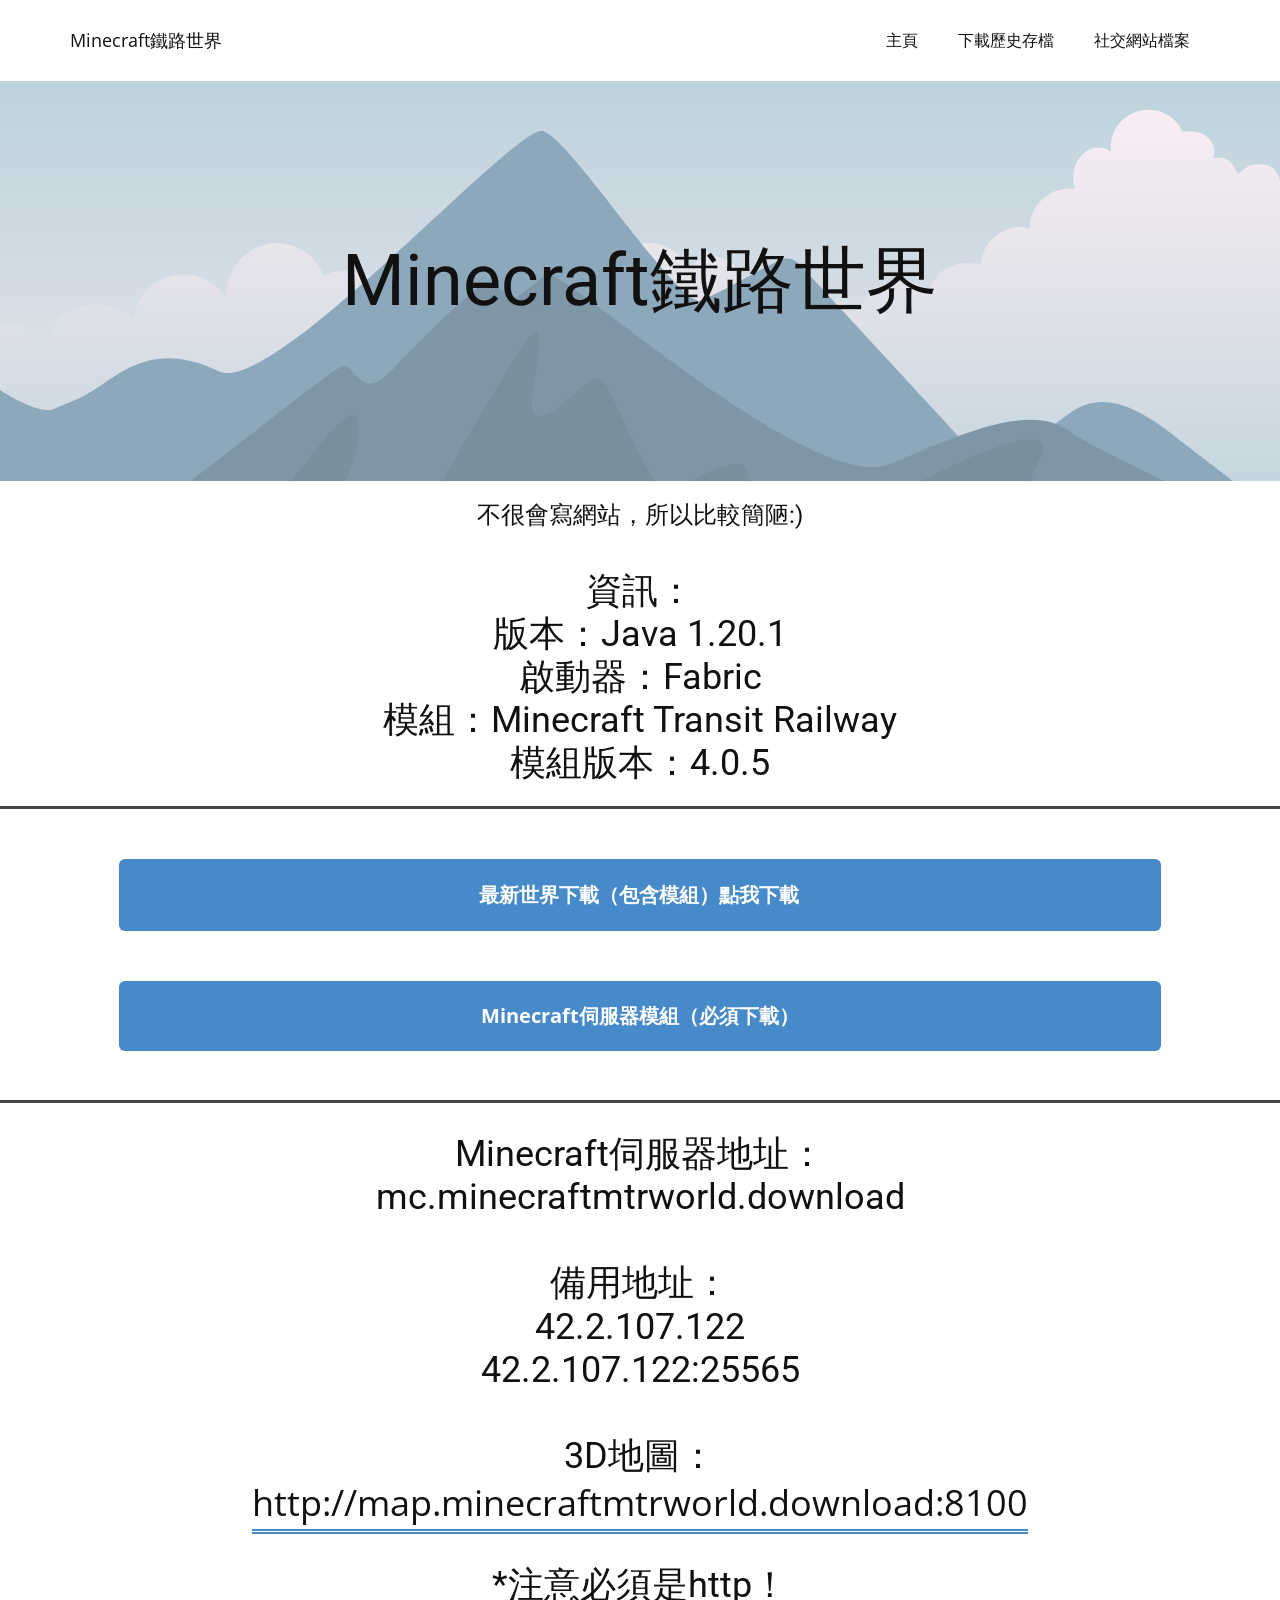
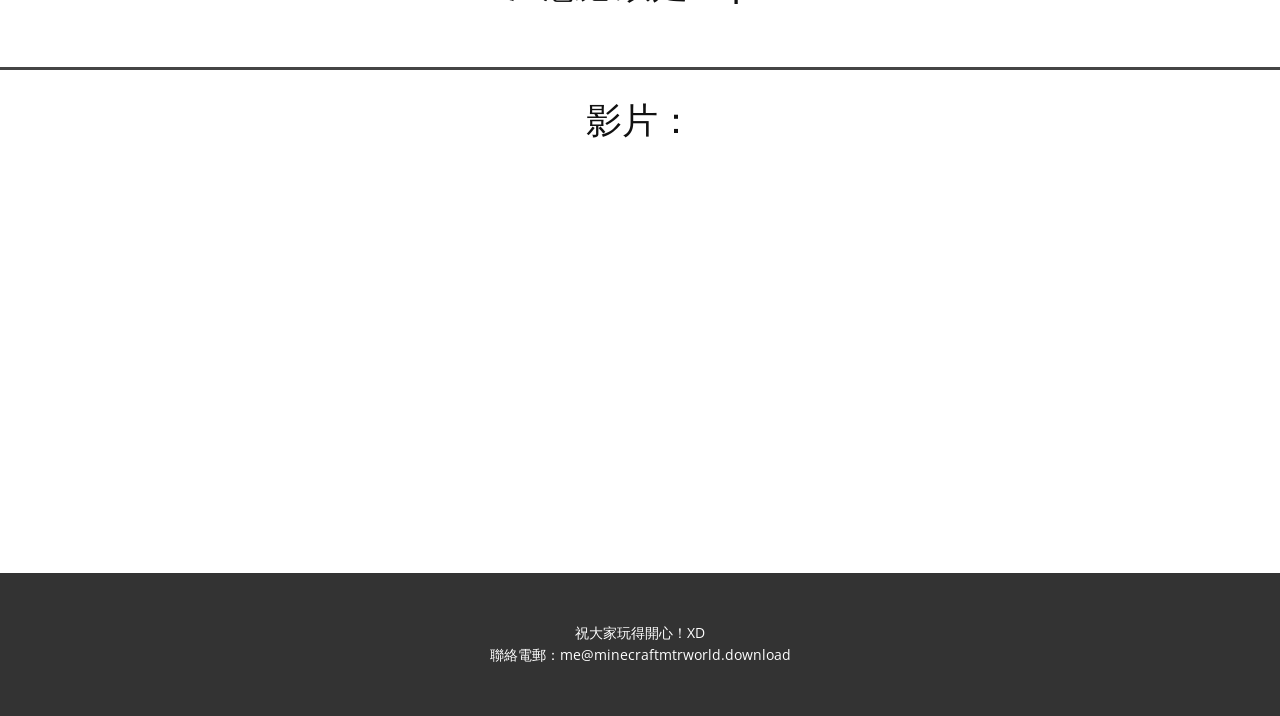
<file: index.html>
<!DOCTYPE html>
<html style="font-size: 16px;" lang="zh"><head>
    <meta name="viewport" content="width=device-width, initial-scale=1.0">
    <meta charset="utf-8">
    <meta name="keywords" content="Minecraft鐵路世界​">
    <meta name="description" content="">
    <title>Home</title>
    <link rel="stylesheet" href="nicepage.css" media="screen">
<link rel="stylesheet" href="index.css" media="screen">
    <script class="u-script" type="text/javascript" src="jquery.js" defer=""></script>
    <script class="u-script" type="text/javascript" src="nicepage.js" defer=""></script>
    <meta name="generator" content="Nicepage 8.8.2, nicepage.com">
    <link rel="icon" href="images/favicon.png">
    
    
    
    
    
    
    
    <link id="u-page-google-font" rel="stylesheet" href="https://fonts.googleapis.com/css2?display=swap&amp;family=Roboto:ital,wght@0,100;0,200;0,300;0,400;0,500;0,600;0,700;0,800;0,900;1,100;1,200;1,300;1,400;1,500;1,600;1,700;1,800;1,900&amp;family=Open+Sans:ital,wght@0,300;0,400;0,500;0,600;0,700;0,800;1,300;1,400;1,500;1,600;1,700;1,800">
    <script type="application/ld+json">{
		"@context": "http://schema.org",
		"@type": "Organization",
		"name": "Minecraft MTR World"
}</script>
    <meta name="theme-color" content="#478ac9">
    <meta property="og:title" content="Home">
    <meta property="og:description" content="">
    <meta property="og:type" content="website">
  <meta data-intl-tel-input-cdn-path="intlTelInput/"></head>
  <body data-home-page="Home.html" data-home-page-title="Home" data-path-to-root="./" data-include-products="false" class="u-body u-clearfix u-xl-mode" data-lang="zh"><header class="u-clearfix u-header u-header" id="header"><div class="u-clearfix u-sheet u-valign-middle-lg u-valign-middle-md u-valign-middle-sm u-valign-middle-xs u-sheet-1">
        <nav class="u-menu u-menu-one-level u-offcanvas u-menu-1" role="navigation" aria-label="Menu navigation">
          <div class="menu-collapse" style="font-size: 1rem; letter-spacing: 0px;">
            <a class="u-button-style u-custom-left-right-menu-spacing u-custom-padding-bottom u-custom-top-bottom-menu-spacing u-hamburger-link u-nav-link u-text-active-palette-1-base u-text-hover-palette-2-base" href="#" tabindex="-1" aria-label="Open menu" aria-controls="b5e9">
              <svg class="u-svg-link" viewBox="0 0 24 24"><use xlink:href="#menu-hamburger"></use></svg>
              <svg class="u-svg-content" version="1.1" id="menu-hamburger" viewBox="0 0 16 16" x="0px" y="0px" xmlns:xlink="http://www.w3.org/1999/xlink" xmlns="http://www.w3.org/2000/svg"><g><rect y="1" width="16" height="2"></rect><rect y="7" width="16" height="2"></rect><rect y="13" width="16" height="2"></rect>
</g></svg>
            </a>
          </div>
          <div class="u-custom-menu u-nav-container">
            <ul class="u-nav u-unstyled u-nav-1" role="menubar"><li role="none" class="u-nav-item"><a role="menuitem" class="u-button-style u-nav-link u-text-active-palette-1-base u-text-hover-palette-2-base u-nav-link-2" href="./">主頁</a>
</li><li role="none" class="u-nav-item"><a role="menuitem" class="u-button-style u-nav-link u-text-active-palette-1-base u-text-hover-palette-2-base u-nav-link-2" href="History.html">下載歷史存檔</a>
</li><li role="none" class="u-nav-item"><a role="menuitem" class="u-button-style u-nav-link u-text-active-palette-1-base u-text-hover-palette-2-base u-nav-link-2" href="Social.html">社交網站檔案</a>
</li></ul>
          </div>
          <div class="u-custom-menu u-nav-container-collapse" id="b5e9" role="region" aria-label="Menu panel">
            <div class="u-black u-container-style u-inner-container-layout u-opacity u-opacity-95 u-sidenav">
              <div class="u-inner-container-layout u-sidenav-overflow">
                <div class="u-menu-close" tabindex="-1" aria-label="Close menu"></div>
                <ul class="u-align-center u-nav u-popupmenu-items u-unstyled u-nav-2" role="menubar"><li role="none" class="u-nav-item"><a role="menuitem" class="u-button-style u-nav-link" href="./">主頁</a>
</li><li role="none" class="u-nav-item"><a role="menuitem" class="u-button-style u-nav-link" href="History.html">下載歷史存檔</a>
</li><li role="none" class="u-nav-item"><a role="menuitem" class="u-button-style u-nav-link" href="Social.html">社交網站檔案</a>
</li></ul>
              </div>
            </div>
            <div class="u-black u-menu-overlay u-opacity u-opacity-70"></div>
          </div>
        </nav>
        <p class="u-text u-text-default u-text-1">Minecraft鐵路世界 </p>
      </div></header>
    <section class="u-clearfix u-container-align-center u-image u-section-1" id="block-1" data-image-width="400" data-image-height="265">
      <div class="u-clearfix u-sheet u-sheet-1">
        <h1 class="u-align-center u-text u-text-default u-text-1">Minecraft鐵路世界 </h1>
      </div>
    </section>
    <section class="u-clearfix u-section-2" id="block-2">
      <div class="u-clearfix u-sheet u-valign-middle-xl u-sheet-1">
        <h4 class="u-align-center u-text u-text-1"> 不很會寫網站，所以比較簡陋:)</h4>
        <h3 class="u-align-center u-text u-text-default-lg u-text-default-md u-text-default-sm u-text-default-xl u-text-2"> 資訊：<br>版本：Java 1.20.1<br>啟動器：Fabric<br>模組：Minecraft Transit Railway<br>模組版本：4.0.5
        </h3>
      </div>
    </section>
    <section class="u-clearfix u-section-3" id="block-3">
      <div class="u-border-3 u-border-grey-dark-1 u-expanded-width u-shape u-shape-bottom u-shape-left u-shape-line u-shape-right u-shape-1"></div>
      <a href="https://github.com/Alvin201207/Minecraft-MTR-World/releases/download/v1.1/MTR.zip" class="u-btn u-btn-round u-button-style u-hover-palette-1-light-1 u-palette-1-base u-radius u-btn-1" target="_blank">最新世界下載（包含模組）點我下載</a>
      <a href="https://github.com/Alvin201207/Minecraft-MTR-World/releases/download/MTR-Server-mods/mods.zip" class="u-btn u-btn-round u-button-style u-hover-palette-1-light-1 u-palette-1-base u-radius u-btn-2" target="_blank">Minecraft伺服器模組（必須下載）</a>
    </section>
    <section class="u-clearfix u-section-4" id="block-4">
      <div class="u-border-3 u-border-grey-dark-1 u-expanded-width u-shape u-shape-bottom u-shape-left u-shape-line u-shape-right u-shape-1"></div>
      <h3 class="u-align-center u-text u-text-default-lg u-text-default-md u-text-default-sm u-text-default-xl u-text-1">Minecraft伺服器地址：<br>mc.minecraftmtrworld.download<br>
        <br>備用地址：<br>42.2.107.122⁠<br>42.2.107.122:25565<br>
        <br>3D地圖： 
      </h3>
      <a href="http://map.minecraftmtrworld.download:8100" class="u-active-none u-border-5 u-border-active-palette-2-dark-1 u-border-hover-black u-border-no-left u-border-no-right u-border-no-top u-border-palette-1-base u-btn u-button-style u-hover-none u-none u-text-body-color u-btn-1" target="_blank"> http://map.minecraftmtrworld.download:8100</a>
      <h3 class="u-align-center u-text u-text-default u-text-2"> *注意必須是http！</h3>
    </section>
    <section class="u-clearfix u-section-5" id="block-5">
      <div class="u-border-3 u-border-grey-dark-1 u-expanded-width u-shape u-shape-bottom u-shape-left u-shape-line u-shape-right u-shape-1"></div>
      <h3 class="u-align-center u-text u-text-default u-text-1">影片： </h3>
      <div class="custom-expanded u-shading u-video u-video-contain u-video-1">
        <div class="embed-responsive embed-responsive-1">
          <iframe style="position: absolute;top: 0;left: 0;width: 100%;height: 100%;" class="embed-responsive-item" src="https://www.youtube.com/embed/kHWQmbVrFLY?mute=0&amp;showinfo=0&amp;controls=0&amp;start=0" frameborder="0" allowfullscreen=""></iframe>
        </div>
      </div>
    </section>
    
    
    
    <footer class="u-align-center u-clearfix u-container-align-center u-footer u-grey-80 u-footer" id="footer"><div class="u-clearfix u-sheet u-sheet-1">
        <p class="u-small-text u-text u-text-variant u-text-1">祝大家玩得開心！XD<br>聯絡電郵：me@minecraftmtrworld.download 
        </p>
  
</body></html>
</file>
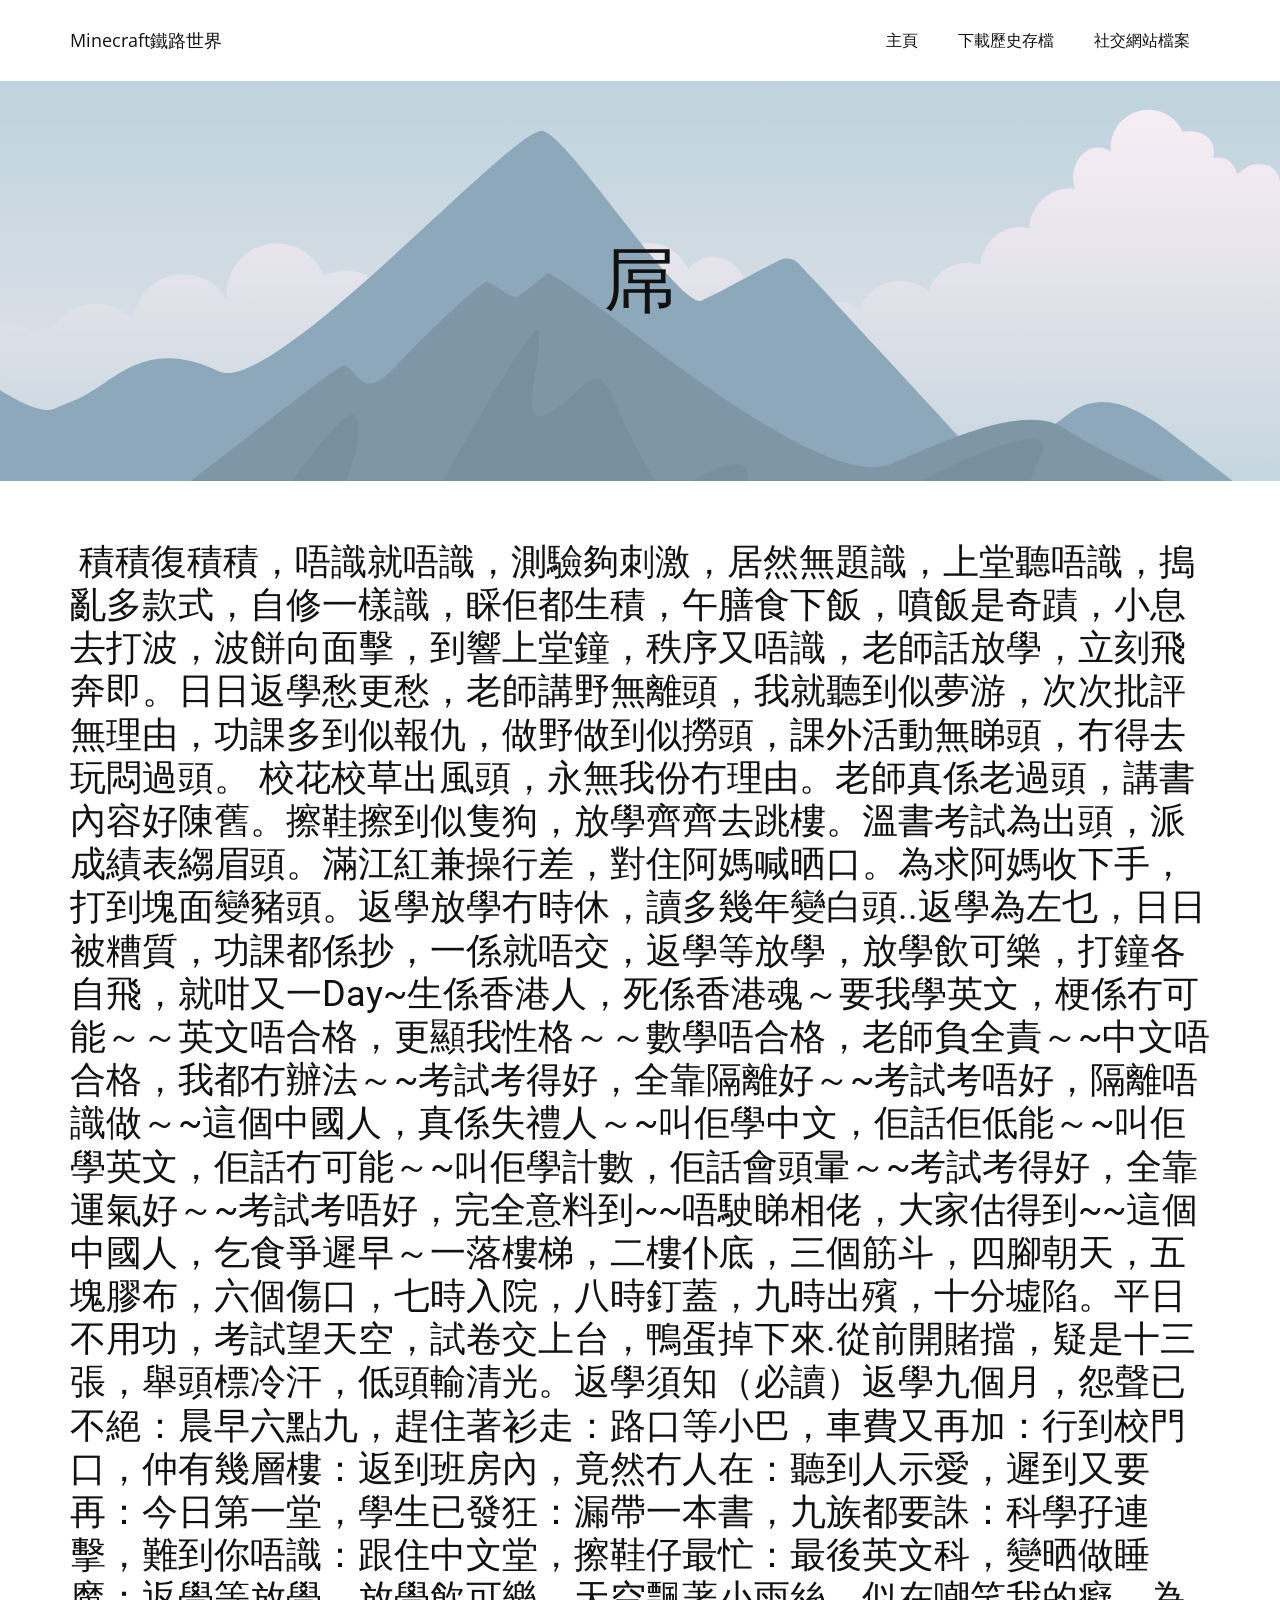
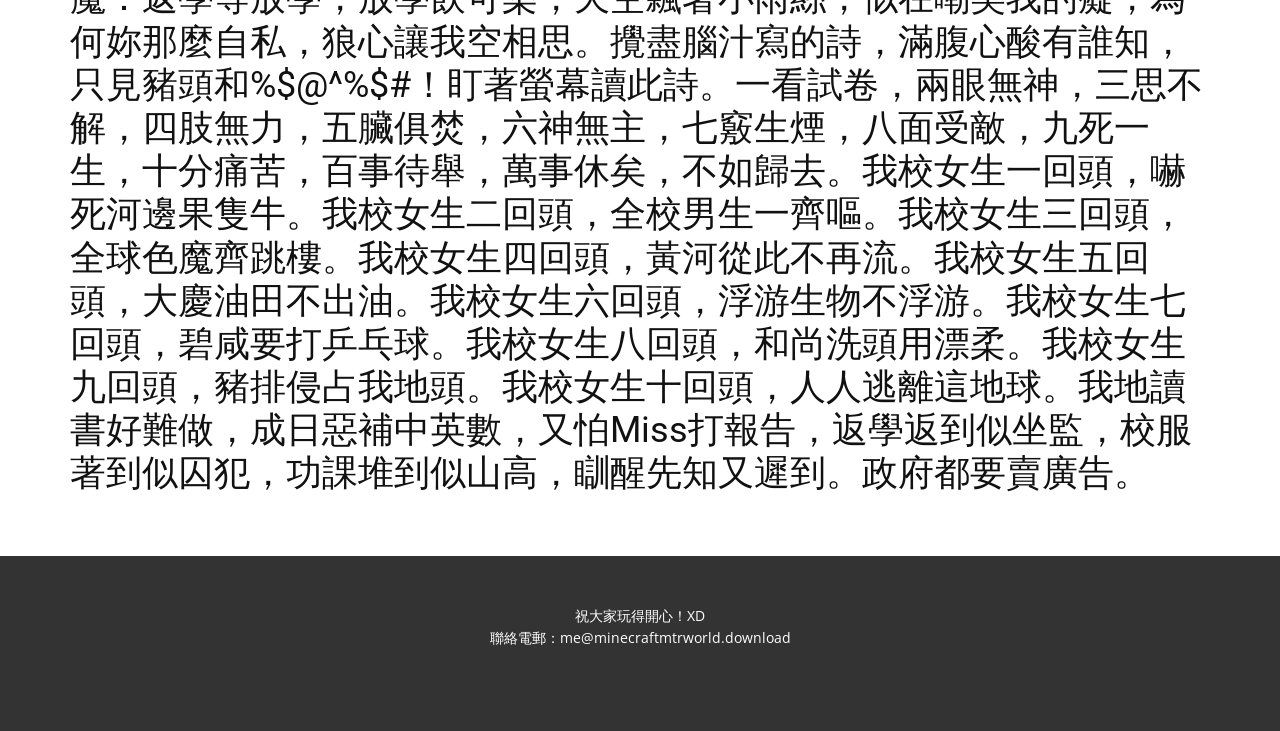
<file: diu.html>
<!DOCTYPE html>
<html style="font-size: 16px;" lang="zh"><head>
    <meta name="viewport" content="width=device-width, initial-scale=1.0">
    <meta charset="utf-8">
    <meta name="keywords" content="">
    <meta name="description" content="">
    <title>diu</title>
    <link rel="stylesheet" href="nicepage.css" media="screen">
<link rel="stylesheet" href="diu.css" media="screen">
    <script class="u-script" type="text/javascript" src="jquery.js" defer=""></script>
    <script class="u-script" type="text/javascript" src="nicepage.js" defer=""></script>
    <meta name="generator" content="Nicepage 8.8.2, nicepage.com">
    <link rel="icon" href="images/favicon.png">
    
    
    
    
    <link id="u-page-google-font" rel="stylesheet" href="https://fonts.googleapis.com/css2?display=swap&amp;family=Roboto:ital,wght@0,100;0,200;0,300;0,400;0,500;0,600;0,700;0,800;0,900;1,100;1,200;1,300;1,400;1,500;1,600;1,700;1,800;1,900&amp;family=Open+Sans:ital,wght@0,300;0,400;0,500;0,600;0,700;0,800;1,300;1,400;1,500;1,600;1,700;1,800">
    <script type="application/ld+json">{
		"@context": "http://schema.org",
		"@type": "Organization",
		"name": "Minecraft MTR World"
}</script>
    <meta name="theme-color" content="#478ac9">
    <meta property="og:title" content="diu">
    <meta property="og:description" content="">
    <meta property="og:type" content="website">
  <meta data-intl-tel-input-cdn-path="intlTelInput/"></head>
  <body data-path-to-root="./" data-include-products="false" class="u-body u-clearfix u-xl-mode" data-lang="zh"><header class="u-clearfix u-header u-header" id="header"><div class="u-clearfix u-sheet u-valign-middle-lg u-valign-middle-md u-valign-middle-sm u-valign-middle-xs u-sheet-1">
        <nav class="u-menu u-menu-one-level u-offcanvas u-menu-1" role="navigation" aria-label="Menu navigation">
          <div class="menu-collapse" style="font-size: 1rem; letter-spacing: 0px;">
            <a class="u-button-style u-custom-left-right-menu-spacing u-custom-padding-bottom u-custom-top-bottom-menu-spacing u-hamburger-link u-nav-link u-text-active-palette-1-base u-text-hover-palette-2-base" href="#" tabindex="-1" aria-label="Open menu" aria-controls="b5e9">
              <svg class="u-svg-link" viewBox="0 0 24 24"><use xlink:href="#menu-hamburger"></use></svg>
              <svg class="u-svg-content" version="1.1" id="menu-hamburger" viewBox="0 0 16 16" x="0px" y="0px" xmlns:xlink="http://www.w3.org/1999/xlink" xmlns="http://www.w3.org/2000/svg"><g><rect y="1" width="16" height="2"></rect><rect y="7" width="16" height="2"></rect><rect y="13" width="16" height="2"></rect>
</g></svg>
            </a>
          </div>
          <div class="u-custom-menu u-nav-container">
            <ul class="u-nav u-unstyled u-nav-1" role="menubar"><li role="none" class="u-nav-item"><a role="menuitem" class="u-button-style u-nav-link u-text-active-palette-1-base u-text-hover-palette-2-base u-nav-link-2" href="./">主頁</a>
</li><li role="none" class="u-nav-item"><a role="menuitem" class="u-button-style u-nav-link u-text-active-palette-1-base u-text-hover-palette-2-base u-nav-link-2" href="History.html">下載歷史存檔</a>
</li><li role="none" class="u-nav-item"><a role="menuitem" class="u-button-style u-nav-link u-text-active-palette-1-base u-text-hover-palette-2-base u-nav-link-2" href="Social.html">社交網站檔案</a>
</li></ul>
          </div>
          <div class="u-custom-menu u-nav-container-collapse" id="b5e9" role="region" aria-label="Menu panel">
            <div class="u-black u-container-style u-inner-container-layout u-opacity u-opacity-95 u-sidenav">
              <div class="u-inner-container-layout u-sidenav-overflow">
                <div class="u-menu-close" tabindex="-1" aria-label="Close menu"></div>
                <ul class="u-align-center u-nav u-popupmenu-items u-unstyled u-nav-2" role="menubar"><li role="none" class="u-nav-item"><a role="menuitem" class="u-button-style u-nav-link" href="./">主頁</a>
</li><li role="none" class="u-nav-item"><a role="menuitem" class="u-button-style u-nav-link" href="History.html">下載歷史存檔</a>
</li><li role="none" class="u-nav-item"><a role="menuitem" class="u-button-style u-nav-link" href="Social.html">社交網站檔案</a>
</li></ul>
              </div>
            </div>
            <div class="u-black u-menu-overlay u-opacity u-opacity-70"></div>
          </div>
        </nav>
        <p class="u-text u-text-default u-text-1">Minecraft鐵路世界 </p>
      </div></header>
    <section class="u-clearfix u-container-align-center u-image u-section-1" data-image-width="400" data-image-height="265" id="block-6">
      <div class="u-clearfix u-sheet u-sheet-1">
        <h1 class="u-align-center u-text u-text-default u-text-1">屌 </h1>
      </div>
    </section>
    <section class="u-clearfix u-section-2" id="block-5">
      <div class="u-clearfix u-sheet u-valign-middle-xl u-sheet-1">
        <h3 class="u-text u-text-default u-text-1">&nbsp;積積復積積，唔識就唔識，測驗夠刺激，居然無題識，上堂聽唔識，搗亂多款式，自修一樣識，睬佢都生積，午膳食下飯，噴飯是奇蹟，小息去打波，波餅向面擊，到響上堂鐘，秩序又唔識，老師話放學，立刻飛奔即。日日返學愁更愁，老師講野無離頭，我就聽到似夢游，次次批評無理由，功課多到似報仇，做野做到似撈頭，課外活動無睇頭，冇得去玩悶過頭。
校花校草出風頭，永無我份冇理由。老師真係老過頭，講書內容好陳舊。擦鞋擦到似隻狗，放學齊齊去跳樓。溫書考試為出頭，派成績表縐眉頭。滿江紅兼操行差，對住阿媽喊晒口。為求阿媽收下手，打到塊面變豬頭。返學放學冇時休，讀多幾年變白頭..返學為左乜，日日被糟質，功課都係抄，一係就唔交，返學等放學，放學飲可樂，打鐘各自飛，就咁又一Day~生係香港人，死係香港魂～要我學英文，梗係冇可能～～英文唔合格，更顯我性格～～數學唔合格，老師負全責～~中文唔合格，我都冇辦法～~考試考得好，全靠隔離好～~考試考唔好，隔離唔識做～~這個中國人，真係失禮人～~叫佢學中文，佢話佢低能～~叫佢學英文，佢話冇可能～~叫佢學計數，佢話會頭暈～~考試考得好，全靠運氣好～~考試考唔好，完全意料到~~唔駛睇相佬，大家估得到~~這個中國人，乞食爭遲早～一落樓梯，二樓仆底，三個筋斗，四腳朝天，五塊膠布，六個傷口，七時入院，八時釘蓋，九時出殯，十分墟陷。平日不用功，考試望天空，試卷交上台，鴨蛋掉下來.從前開賭擋，疑是十三張，舉頭標冷汗，低頭輸清光。返學須知（必讀）返學九個月，怨聲已不絕：晨早六點九，趕住著衫走：路口等小巴，車費又再加：行到校門口，仲有幾層樓：返到班房內，竟然冇人在：聽到人示愛，遲到又要再：今日第一堂，學生已發狂：漏帶一本書，九族都要誅：科學孖連擊，難到你唔識：跟住中文堂，擦鞋仔最忙：最後英文科，變晒做睡魔：返學等放學，放學飲可樂，天空飄著小雨絲，似在嘲笑我的癡，為何妳那麼自私，狼心讓我空相思。攪盡腦汁寫的詩，滿腹心酸有誰知，只見豬頭和%$@^%$#！盯著螢幕讀此詩。一看試卷，兩眼無神，三思不解，四肢無力，五臟俱焚，六神無主，七竅生煙，八面受敵，九死一生，十分痛苦，百事待舉，萬事休矣，不如歸去。我校女生一回頭，嚇死河邊果隻牛。我校女生二回頭，全校男生一齊嘔。我校女生三回頭，全球色魔齊跳樓。我校女生四回頭，黃河從此不再流。我校女生五回頭，大慶油田不出油。我校女生六回頭，浮游生物不浮游。我校女生七回頭，碧咸要打乒乓球。我校女生八回頭，和尚洗頭用漂柔。我校女生九回頭，豬排侵占我地頭。我校女生十回頭，人人逃離這地球。我地讀書好難做，成日惡補中英數，又怕Miss打報告，返學返到似坐監，校服著到似囚犯，功課堆到似山高，瞓醒先知又遲到。政府都要賣廣告。 </h3>
      </div>
    </section>
    
    
    
    <footer class="u-align-center u-clearfix u-container-align-center u-footer u-grey-80 u-footer" id="footer"><div class="u-clearfix u-sheet u-sheet-1">
        <p class="u-small-text u-text u-text-variant u-text-1">祝大家玩得開心！XD<br>聯絡電郵：me@minecraftmtrworld.download 
        </p>
      </div></footer>
    <section class="u-backlink u-clearfix u-grey-80"></section>
  
</body></html>
</file>
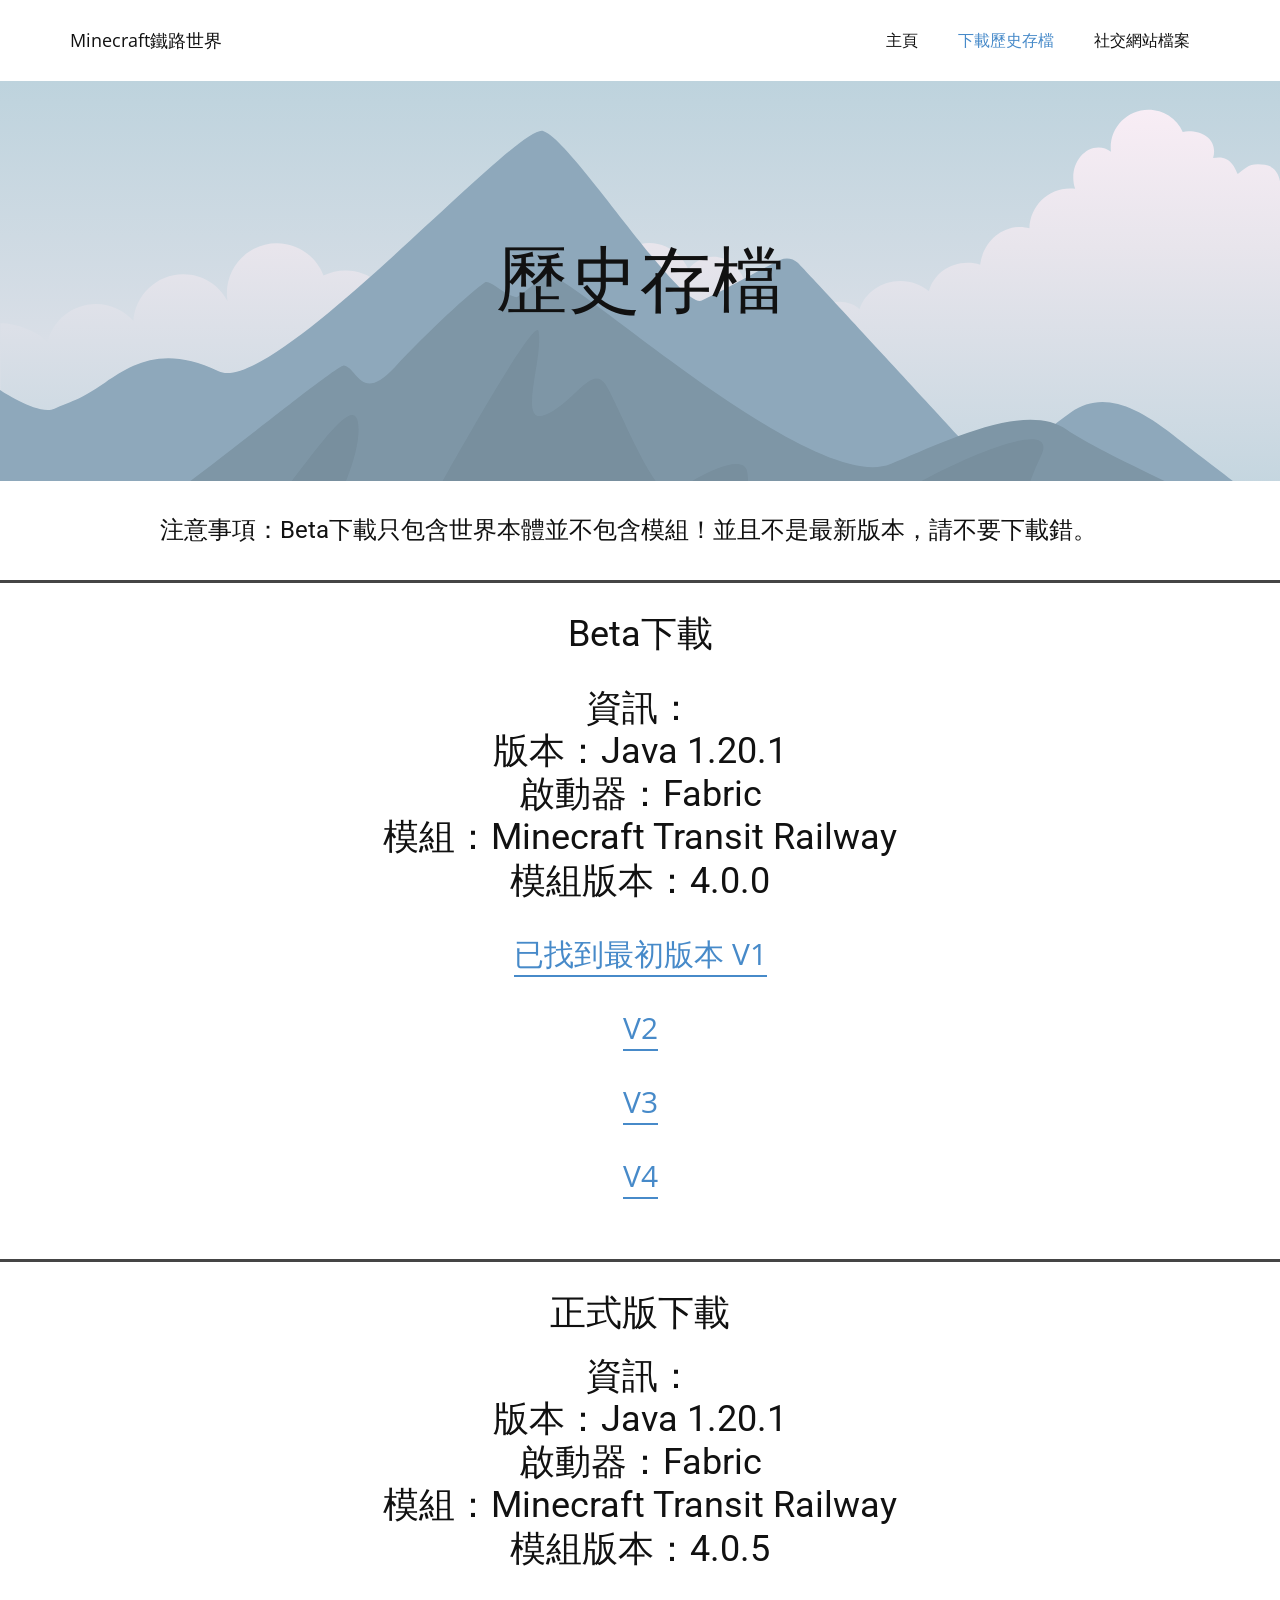
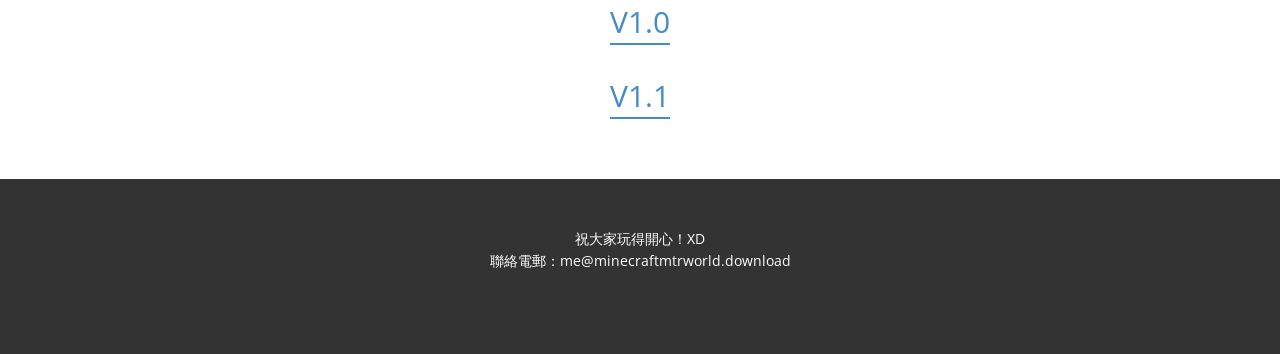
<file: History.html>
<!DOCTYPE html>
<html style="font-size: 16px;" lang="zh"><head>
    <meta name="viewport" content="width=device-width, initial-scale=1.0">
    <meta charset="utf-8">
    <meta name="keywords" content="歷史存檔​">
    <meta name="description" content="">
    <title>History</title>
    <link rel="stylesheet" href="nicepage.css" media="screen">
<link rel="stylesheet" href="History.css" media="screen">
    <script class="u-script" type="text/javascript" src="jquery.js" defer=""></script>
    <script class="u-script" type="text/javascript" src="nicepage.js" defer=""></script>
    <meta name="generator" content="Nicepage 8.8.2, nicepage.com">
    <link rel="icon" href="images/favicon.png">
    
    
    
    
    
    
    <link id="u-page-google-font" rel="stylesheet" href="https://fonts.googleapis.com/css2?display=swap&amp;family=Roboto:ital,wght@0,100;0,200;0,300;0,400;0,500;0,600;0,700;0,800;0,900;1,100;1,200;1,300;1,400;1,500;1,600;1,700;1,800;1,900&amp;family=Open+Sans:ital,wght@0,300;0,400;0,500;0,600;0,700;0,800;1,300;1,400;1,500;1,600;1,700;1,800">
    <script type="application/ld+json">{
		"@context": "http://schema.org",
		"@type": "Organization",
		"name": "Minecraft MTR World"
}</script>
    <meta name="theme-color" content="#478ac9">
    <meta property="og:title" content="History">
    <meta property="og:description" content="">
    <meta property="og:type" content="website">
  <meta data-intl-tel-input-cdn-path="intlTelInput/"></head>
  <body data-path-to-root="./" data-include-products="false" class="u-body u-clearfix u-xl-mode" data-lang="zh"><header class="u-clearfix u-header u-header" id="header"><div class="u-clearfix u-sheet u-valign-middle-lg u-valign-middle-md u-valign-middle-sm u-valign-middle-xs u-sheet-1">
        <nav class="u-menu u-menu-one-level u-offcanvas u-menu-1" role="navigation" aria-label="Menu navigation">
          <div class="menu-collapse" style="font-size: 1rem; letter-spacing: 0px;">
            <a class="u-button-style u-custom-left-right-menu-spacing u-custom-padding-bottom u-custom-top-bottom-menu-spacing u-hamburger-link u-nav-link u-text-active-palette-1-base u-text-hover-palette-2-base" href="#" tabindex="-1" aria-label="Open menu" aria-controls="b5e9">
              <svg class="u-svg-link" viewBox="0 0 24 24"><use xlink:href="#menu-hamburger"></use></svg>
              <svg class="u-svg-content" version="1.1" id="menu-hamburger" viewBox="0 0 16 16" x="0px" y="0px" xmlns:xlink="http://www.w3.org/1999/xlink" xmlns="http://www.w3.org/2000/svg"><g><rect y="1" width="16" height="2"></rect><rect y="7" width="16" height="2"></rect><rect y="13" width="16" height="2"></rect>
</g></svg>
            </a>
          </div>
          <div class="u-custom-menu u-nav-container">
            <ul class="u-nav u-unstyled u-nav-1" role="menubar"><li role="none" class="u-nav-item"><a role="menuitem" class="u-button-style u-nav-link u-text-active-palette-1-base u-text-hover-palette-2-base u-nav-link-2" href="./">主頁</a>
</li><li role="none" class="u-nav-item"><a role="menuitem" class="u-button-style u-nav-link u-text-active-palette-1-base u-text-hover-palette-2-base u-nav-link-2" href="History.html">下載歷史存檔</a>
</li><li role="none" class="u-nav-item"><a role="menuitem" class="u-button-style u-nav-link u-text-active-palette-1-base u-text-hover-palette-2-base u-nav-link-2" href="Social.html">社交網站檔案</a>
</li></ul>
          </div>
          <div class="u-custom-menu u-nav-container-collapse" id="b5e9" role="region" aria-label="Menu panel">
            <div class="u-black u-container-style u-inner-container-layout u-opacity u-opacity-95 u-sidenav">
              <div class="u-inner-container-layout u-sidenav-overflow">
                <div class="u-menu-close" tabindex="-1" aria-label="Close menu"></div>
                <ul class="u-align-center u-nav u-popupmenu-items u-unstyled u-nav-2" role="menubar"><li role="none" class="u-nav-item"><a role="menuitem" class="u-button-style u-nav-link" href="./">主頁</a>
</li><li role="none" class="u-nav-item"><a role="menuitem" class="u-button-style u-nav-link" href="History.html">下載歷史存檔</a>
</li><li role="none" class="u-nav-item"><a role="menuitem" class="u-button-style u-nav-link" href="Social.html">社交網站檔案</a>
</li></ul>
              </div>
            </div>
            <div class="u-black u-menu-overlay u-opacity u-opacity-70"></div>
          </div>
        </nav>
        <p class="u-text u-text-default u-text-1">Minecraft鐵路世界 </p>
      </div></header>
    <section class="u-clearfix u-container-align-center u-image u-section-1" id="block-1" data-image-width="400" data-image-height="265">
      <div class="u-clearfix u-sheet u-sheet-1">
        <h1 class="u-align-center u-text u-text-default u-text-1">歷史存檔 </h1>
      </div>
    </section>
    <section class="u-clearfix u-section-2" id="block-2">
      <div class="u-clearfix u-sheet u-valign-middle-xl u-sheet-1">
        <h4 class="u-align-center u-text u-text-default-lg u-text-default-md u-text-default-sm u-text-default-xl u-text-1"> 注意事項：Beta下載只包含世界本體並不包含模組！並且不是最新版本，請不要下載錯。</h4>
      </div>
    </section>
    <section class="u-clearfix u-section-3" id="block-3">
      <div class="u-border-3 u-border-grey-dark-1 u-expanded-width u-shape u-shape-bottom u-shape-left u-shape-line u-shape-right u-shape-1"></div>
      <h3 class="u-align-center u-text u-text-default u-text-1"> Beta下載</h3>
      <h3 class="u-align-center u-text u-text-default u-text-2"> 資訊：<br>版本：Java 1.20.1<br>啟動器：Fabric<br>模組：Minecraft Transit Railway<br>模組版本：4.0.0
      </h3>
      <a href="https://github.com/Alvin201207/Minecraft-MTR-World/releases/download/MTRold/MTR_old_1.zip" class="u-active-none u-align-center u-border-2 u-border-active-palette-2-dark-1 u-border-hover-palette-2-base u-border-no-left u-border-no-right u-border-no-top u-border-palette-1-base u-btn u-button-style u-hover-none u-none u-text-hover-palette-2-base u-text-palette-1-base u-btn-1" target="_blank"> 已找到最初版本 V1</a>
      <a href="https://github.com/Alvin201207/Minecraft-MTR-World/releases/download/MTRold/MTR_old_2.zip" class="u-active-none u-border-2 u-border-active-palette-2-dark-1 u-border-hover-palette-2-base u-border-no-left u-border-no-right u-border-no-top u-border-palette-1-base u-btn u-button-style u-hover-none u-none u-text-hover-palette-2-base u-text-palette-1-base u-btn-2" target="_blank">V2 </a>
      <a href="https://github.com/Alvin201207/Minecraft-MTR-World/releases/download/MTRold/MTR_old_3.zip" class="u-active-none u-border-2 u-border-active-palette-2-dark-1 u-border-hover-palette-2-base u-border-no-left u-border-no-right u-border-no-top u-border-palette-1-base u-btn u-button-style u-hover-none u-none u-text-hover-palette-2-base u-text-palette-1-base u-btn-3" target="_blank">V3 </a>
      <a href="https://github.com/Alvin201207/Minecraft-MTR-World/releases/download/MTRold/MTR_old_4.zip" class="u-active-none u-border-2 u-border-active-palette-2-dark-1 u-border-hover-palette-2-base u-border-no-left u-border-no-right u-border-no-top u-border-palette-1-base u-btn u-button-style u-hover-none u-none u-text-hover-palette-2-base u-text-palette-1-base u-btn-4" target="_blank">V4 </a>
    </section>
    <section class="u-clearfix u-valign-top-xl u-section-4" id="block-4">
      <div class="u-border-3 u-border-grey-dark-1 u-expanded-width u-shape u-shape-bottom u-shape-left u-shape-line u-shape-right u-shape-1"></div>
      <h3 class="u-align-center u-text u-text-default u-text-1"> 正式版下載</h3>
      <h3 class="u-align-center u-text u-text-default u-text-2"> 資訊：<br>版本：Java 1.20.1<br>啟動器：Fabric<br>模組：Minecraft Transit Railway<br>模組版本：4.0.5
      </h3>
      <a href="https://github.com/Alvin201207/Minecraft-MTR-World/releases/download/v1.0/MTR.zip" class="u-active-none u-border-2 u-border-active-palette-2-dark-1 u-border-hover-palette-2-base u-border-no-left u-border-no-right u-border-no-top u-border-palette-1-base u-btn u-button-style u-hover-none u-none u-text-hover-palette-2-base u-text-palette-1-base u-btn-1" target="_blank">V1.0</a>
      <a href="https://github.com/Alvin201207/Minecraft-MTR-World/releases/download/v1.1/MTR.zip" class="u-active-none u-border-2 u-border-active-palette-2-dark-1 u-border-hover-palette-2-base u-border-no-left u-border-no-right u-border-no-top u-border-palette-1-base u-btn u-button-style u-hover-none u-none u-text-hover-palette-2-base u-text-palette-1-base u-btn-2" target="_blank">V1.1</a>
    </section>
    
    
    
    <footer class="u-align-center u-clearfix u-container-align-center u-footer u-grey-80 u-footer" id="footer"><div class="u-clearfix u-sheet u-sheet-1">
        <p class="u-small-text u-text u-text-variant u-text-1">祝大家玩得開心！XD<br>聯絡電郵：me@minecraftmtrworld.download 
        </p>
      </div></footer>
    <section class="u-backlink u-clearfix u-grey-80"></section>
  
</body></html>
</file>
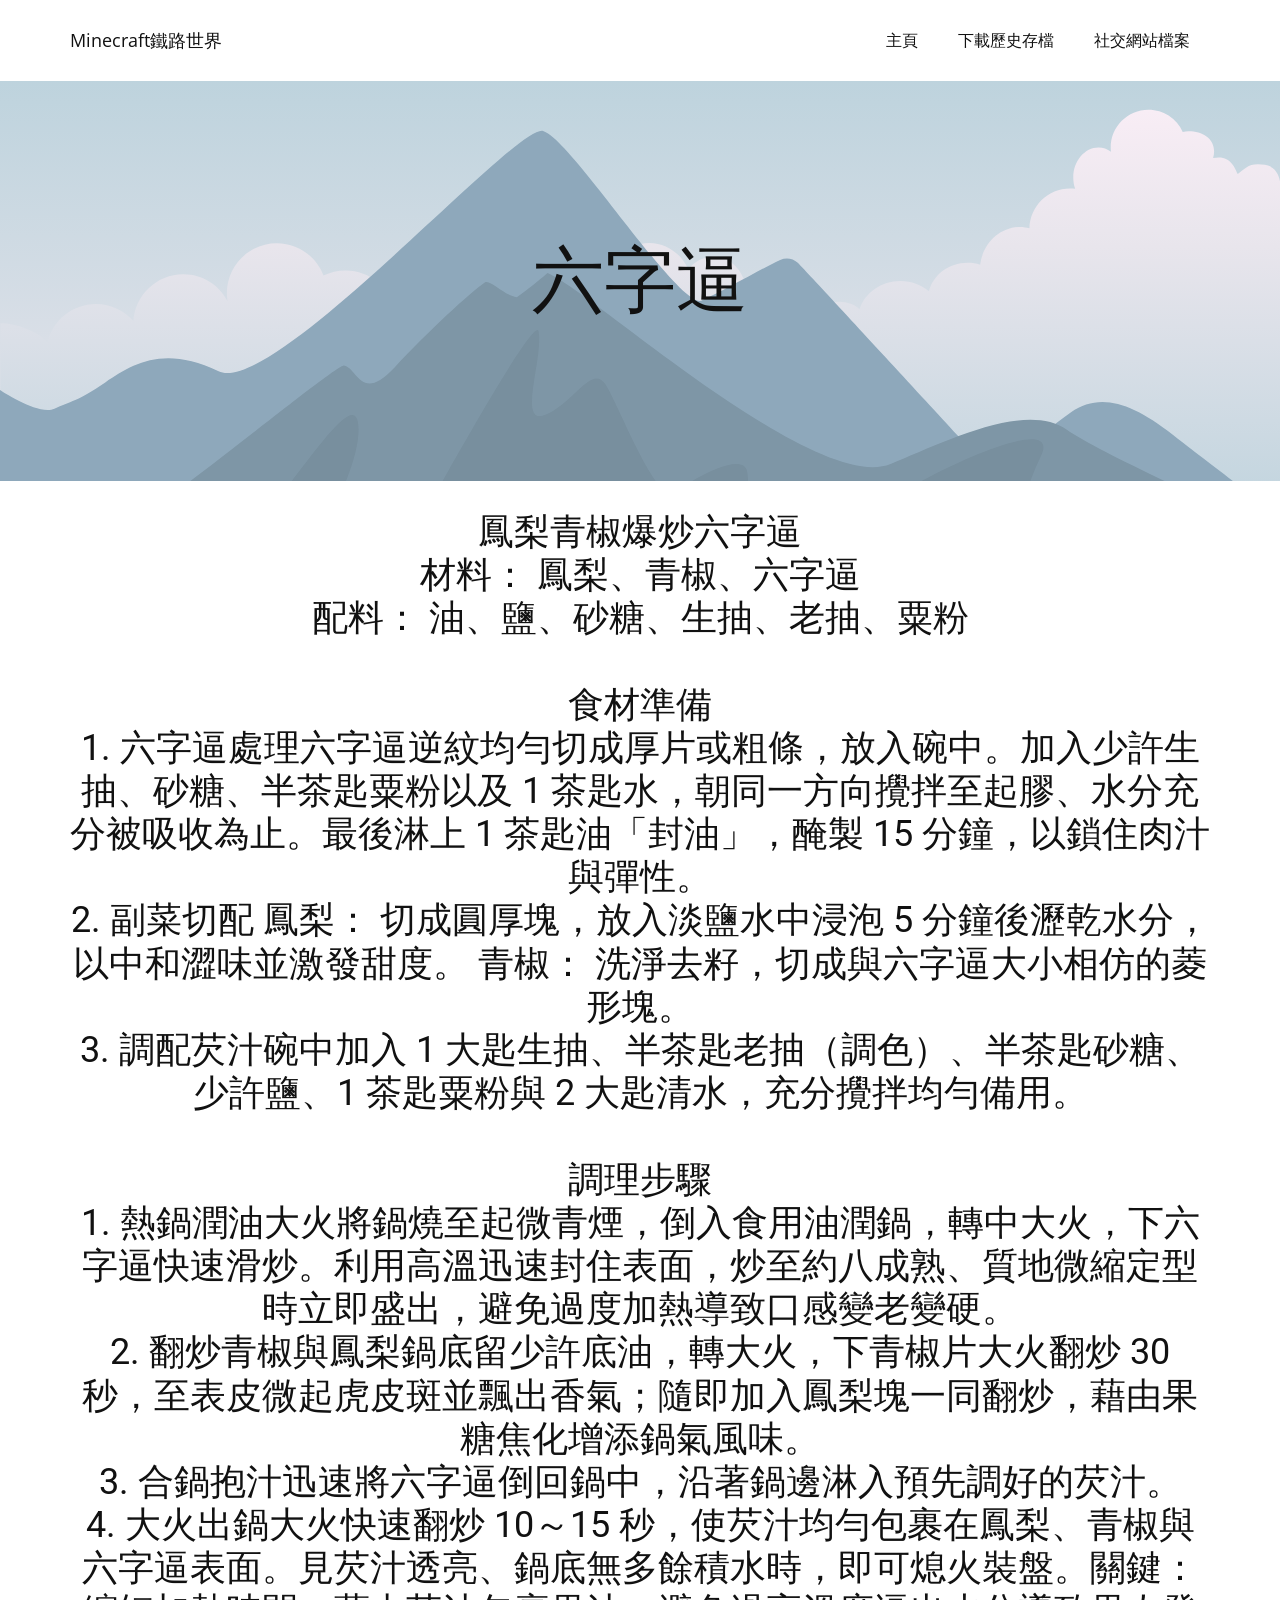
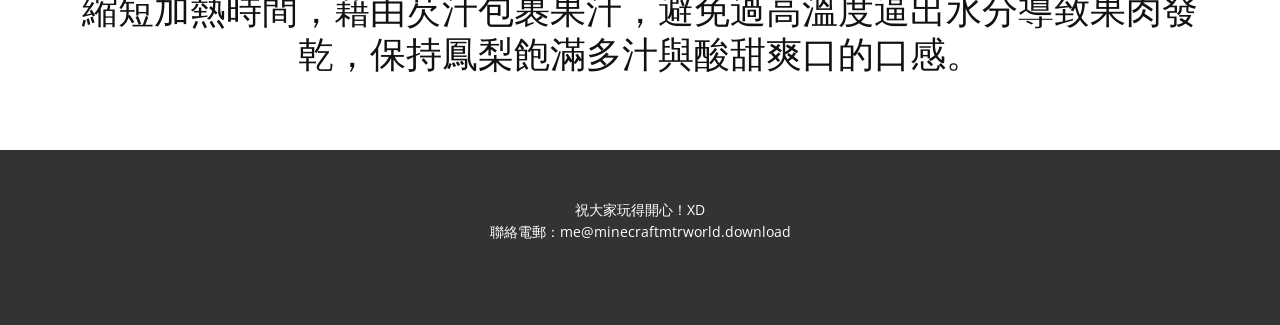
<file: six.html>
<!DOCTYPE html>
<html style="font-size: 16px;" lang="zh"><head>
    <meta name="viewport" content="width=device-width, initial-scale=1.0">
    <meta charset="utf-8">
    <meta name="keywords" content="">
    <meta name="description" content="">
    <title>six</title>
    <link rel="stylesheet" href="nicepage.css" media="screen">
<link rel="stylesheet" href="six.css" media="screen">
    <script class="u-script" type="text/javascript" src="jquery.js" defer=""></script>
    <script class="u-script" type="text/javascript" src="nicepage.js" defer=""></script>
    <meta name="generator" content="Nicepage 8.8.2, nicepage.com">
    <link rel="icon" href="images/favicon.png">
    
    
    
    
    <link id="u-page-google-font" rel="stylesheet" href="https://fonts.googleapis.com/css2?display=swap&amp;family=Roboto:ital,wght@0,100;0,200;0,300;0,400;0,500;0,600;0,700;0,800;0,900;1,100;1,200;1,300;1,400;1,500;1,600;1,700;1,800;1,900&amp;family=Open+Sans:ital,wght@0,300;0,400;0,500;0,600;0,700;0,800;1,300;1,400;1,500;1,600;1,700;1,800">
    <script type="application/ld+json">{
		"@context": "http://schema.org",
		"@type": "Organization",
		"name": "Minecraft MTR World"
}</script>
    <meta name="theme-color" content="#478ac9">
    <meta property="og:title" content="six">
    <meta property="og:description" content="">
    <meta property="og:type" content="website">
  <meta data-intl-tel-input-cdn-path="intlTelInput/"></head>
  <body data-path-to-root="./" data-include-products="false" class="u-body u-clearfix u-xl-mode" data-lang="zh"><header class="u-clearfix u-header u-header" id="header"><div class="u-clearfix u-sheet u-valign-middle-lg u-valign-middle-md u-valign-middle-sm u-valign-middle-xs u-sheet-1">
        <nav class="u-menu u-menu-one-level u-offcanvas u-menu-1" role="navigation" aria-label="Menu navigation">
          <div class="menu-collapse" style="font-size: 1rem; letter-spacing: 0px;">
            <a class="u-button-style u-custom-left-right-menu-spacing u-custom-padding-bottom u-custom-top-bottom-menu-spacing u-hamburger-link u-nav-link u-text-active-palette-1-base u-text-hover-palette-2-base" href="#" tabindex="-1" aria-label="Open menu" aria-controls="b5e9">
              <svg class="u-svg-link" viewBox="0 0 24 24"><use xlink:href="#menu-hamburger"></use></svg>
              <svg class="u-svg-content" version="1.1" id="menu-hamburger" viewBox="0 0 16 16" x="0px" y="0px" xmlns:xlink="http://www.w3.org/1999/xlink" xmlns="http://www.w3.org/2000/svg"><g><rect y="1" width="16" height="2"></rect><rect y="7" width="16" height="2"></rect><rect y="13" width="16" height="2"></rect>
</g></svg>
            </a>
          </div>
          <div class="u-custom-menu u-nav-container">
            <ul class="u-nav u-unstyled u-nav-1" role="menubar"><li role="none" class="u-nav-item"><a role="menuitem" class="u-button-style u-nav-link u-text-active-palette-1-base u-text-hover-palette-2-base u-nav-link-2" href="./">主頁</a>
</li><li role="none" class="u-nav-item"><a role="menuitem" class="u-button-style u-nav-link u-text-active-palette-1-base u-text-hover-palette-2-base u-nav-link-2" href="History.html">下載歷史存檔</a>
</li><li role="none" class="u-nav-item"><a role="menuitem" class="u-button-style u-nav-link u-text-active-palette-1-base u-text-hover-palette-2-base u-nav-link-2" href="Social.html">社交網站檔案</a>
</li></ul>
          </div>
          <div class="u-custom-menu u-nav-container-collapse" id="b5e9" role="region" aria-label="Menu panel">
            <div class="u-black u-container-style u-inner-container-layout u-opacity u-opacity-95 u-sidenav">
              <div class="u-inner-container-layout u-sidenav-overflow">
                <div class="u-menu-close" tabindex="-1" aria-label="Close menu"></div>
                <ul class="u-align-center u-nav u-popupmenu-items u-unstyled u-nav-2" role="menubar"><li role="none" class="u-nav-item"><a role="menuitem" class="u-button-style u-nav-link" href="./">主頁</a>
</li><li role="none" class="u-nav-item"><a role="menuitem" class="u-button-style u-nav-link" href="History.html">下載歷史存檔</a>
</li><li role="none" class="u-nav-item"><a role="menuitem" class="u-button-style u-nav-link" href="Social.html">社交網站檔案</a>
</li></ul>
              </div>
            </div>
            <div class="u-black u-menu-overlay u-opacity u-opacity-70"></div>
          </div>
        </nav>
        <p class="u-text u-text-default u-text-1">Minecraft鐵路世界 </p>
      </div></header>
    <section class="u-clearfix u-container-align-center u-image u-section-1" data-image-width="400" data-image-height="265" id="block-4">
      <div class="u-clearfix u-sheet u-sheet-1">
        <h1 class="u-align-center u-text u-text-default u-text-1">六字逼 </h1>
      </div>
    </section>
    <section class="u-clearfix u-section-2" id="block-3">
      <div class="u-clearfix u-sheet u-sheet-1">
        <h3 class="u-align-center u-text u-text-default u-text-1"> 鳳梨青椒爆炒六字逼<br>材料： 鳳梨、青椒、六字逼<br>配料： 油、鹽、砂糖、生抽、老抽、粟粉<br>
          <br>食材準備<br>1. 六字逼處理六字逼逆紋均勻切成厚片或粗條，放入碗中。加入少許生抽、砂糖、半茶匙粟粉以及 1 茶匙水，朝同一方向攪拌至起膠、水分充分被吸收為止。最後淋上 1 茶匙油「封油」，醃製 15 分鐘，以鎖住肉汁與彈性。<br>2. 副菜切配&nbsp;鳳梨： 切成圓厚塊，放入淡鹽水中浸泡 5 分鐘後瀝乾水分，以中和澀味並激發甜度。&nbsp;青椒： 洗淨去籽，切成與六字逼大小相仿的菱形塊。<br>3. 調配芡汁碗中加入 1 大匙生抽、半茶匙老抽（調色）、半茶匙砂糖、少許鹽、1 茶匙粟粉與 2 大匙清水，充分攪拌均勻備用。<br>
          <br>調理步驟<br>1. 熱鍋潤油大火將鍋燒至起微青煙，倒入食用油潤鍋，轉中大火，下六字逼快速滑炒。利用高溫迅速封住表面，炒至約八成熟、質地微縮定型時立即盛出，避免過度加熱導致口感變老變硬。<br>2. 翻炒青椒與鳳梨鍋底留少許底油，轉大火，下青椒片大火翻炒 30 秒，至表皮微起虎皮斑並飄出香氣；隨即加入鳳梨塊一同翻炒，藉由果糖焦化增添鍋氣風味。<br>3. 合鍋抱汁迅速將六字逼倒回鍋中，沿著鍋邊淋入預先調好的芡汁。<br>4. 大火出鍋大火快速翻炒 10～15 秒，使芡汁均勻包裹在鳳梨、青椒與六字逼表面。見芡汁透亮、鍋底無多餘積水時，即可熄火裝盤。關鍵：縮短加熱時間，藉由芡汁包裹果汁，避免過高溫度逼出水分導致果肉發乾，保持鳳梨飽滿多汁與酸甜爽口的口感。<br>
          <br>
        </h3>
      </div>
    </section>
    
    
    
    <footer class="u-align-center u-clearfix u-container-align-center u-footer u-grey-80 u-footer" id="footer"><div class="u-clearfix u-sheet u-sheet-1">
        <p class="u-small-text u-text u-text-variant u-text-1">祝大家玩得開心！XD<br>聯絡電郵：me@minecraftmtrworld.download 
        </p>
      </div></footer>
    <section class="u-backlink u-clearfix u-grey-80"></section>
  
</body></html>
</file>
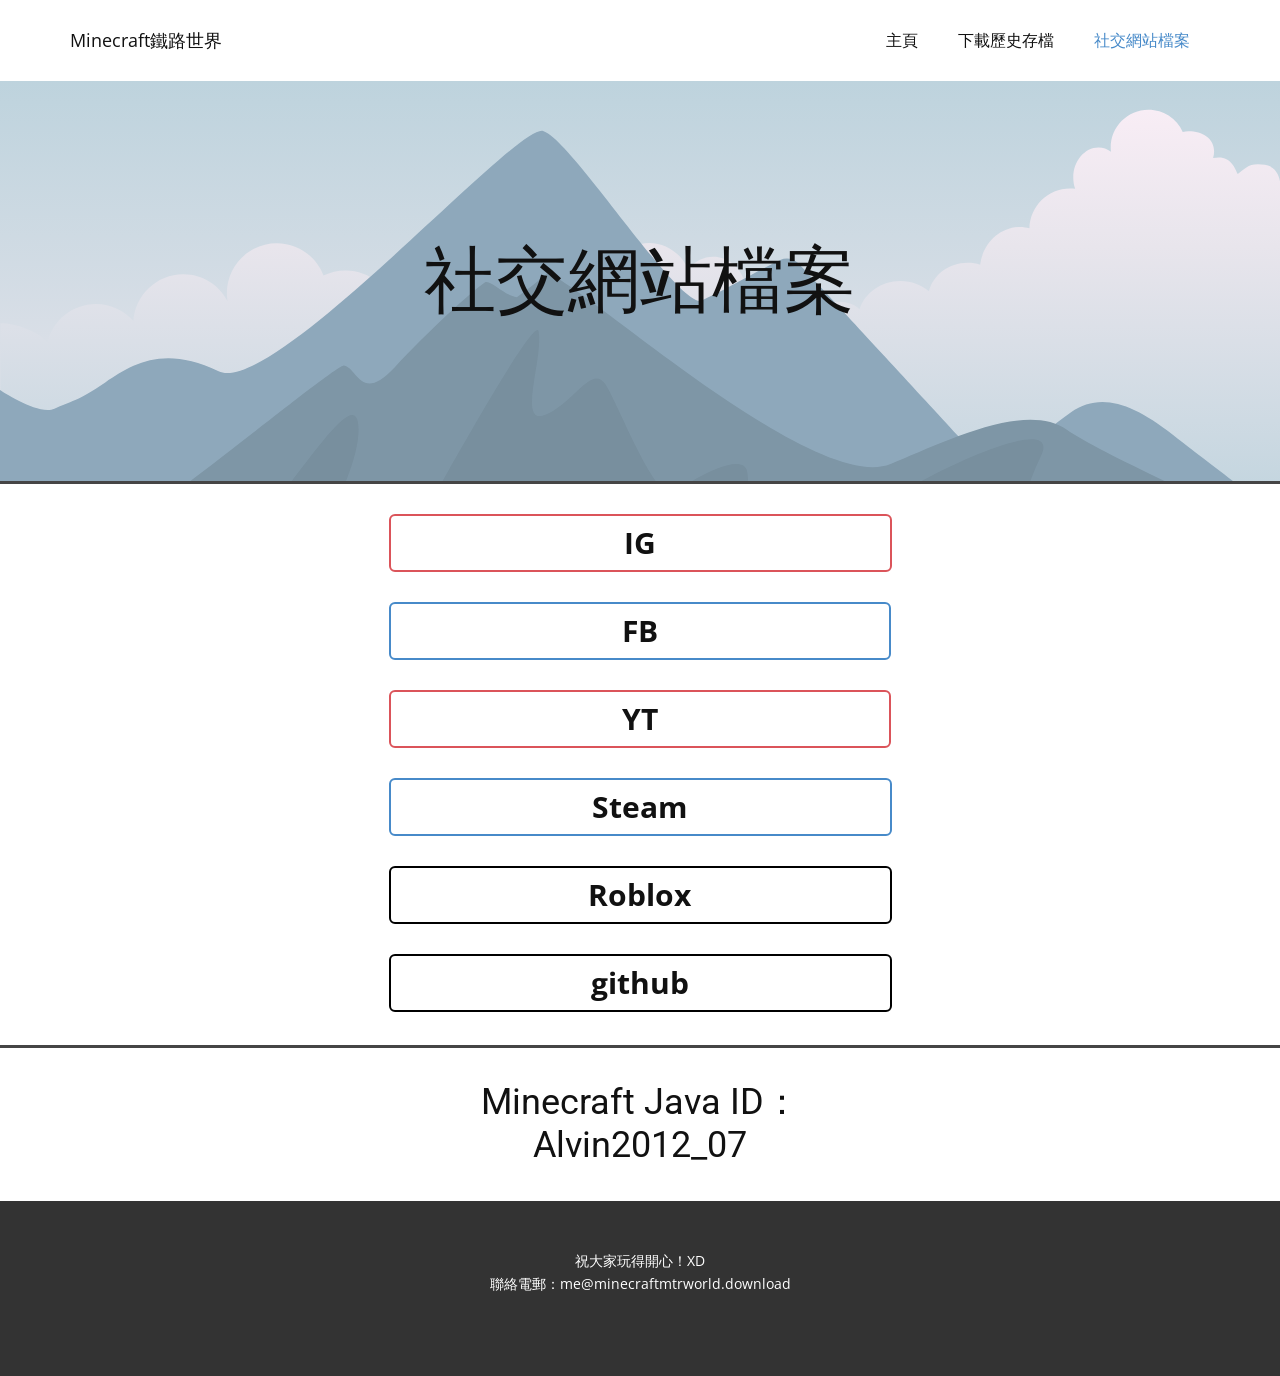
<file: Social.html>
<!DOCTYPE html>
<html style="font-size: 16px;" lang="zh"><head>
    <meta name="viewport" content="width=device-width, initial-scale=1.0">
    <meta charset="utf-8">
    <meta name="keywords" content="​社交網站檔案">
    <meta name="description" content="">
    <title>Social</title>
    <link rel="stylesheet" href="nicepage.css" media="screen">
<link rel="stylesheet" href="Social.css" media="screen">
    <script class="u-script" type="text/javascript" src="jquery.js" defer=""></script>
    <script class="u-script" type="text/javascript" src="nicepage.js" defer=""></script>
    <meta name="generator" content="Nicepage 8.8.2, nicepage.com">
    <link rel="icon" href="images/favicon.png">
    
    
    
    
    <link id="u-page-google-font" rel="stylesheet" href="https://fonts.googleapis.com/css2?display=swap&amp;family=Roboto:ital,wght@0,100;0,200;0,300;0,400;0,500;0,600;0,700;0,800;0,900;1,100;1,200;1,300;1,400;1,500;1,600;1,700;1,800;1,900&amp;family=Open+Sans:ital,wght@0,300;0,400;0,500;0,600;0,700;0,800;1,300;1,400;1,500;1,600;1,700;1,800">
    <script type="application/ld+json">{
		"@context": "http://schema.org",
		"@type": "Organization",
		"name": "Minecraft MTR World"
}</script>
    <meta name="theme-color" content="#478ac9">
    <meta property="og:title" content="Social">
    <meta property="og:description" content="">
    <meta property="og:type" content="website">
  <meta data-intl-tel-input-cdn-path="intlTelInput/"></head>
  <body data-path-to-root="./" data-include-products="false" class="u-body u-clearfix u-xl-mode" data-lang="zh"><header class="u-clearfix u-header u-header" id="header"><div class="u-clearfix u-sheet u-valign-middle-lg u-valign-middle-md u-valign-middle-sm u-valign-middle-xs u-sheet-1">
        <nav class="u-menu u-menu-one-level u-offcanvas u-menu-1" role="navigation" aria-label="Menu navigation">
          <div class="menu-collapse" style="font-size: 1rem; letter-spacing: 0px;">
            <a class="u-button-style u-custom-left-right-menu-spacing u-custom-padding-bottom u-custom-top-bottom-menu-spacing u-hamburger-link u-nav-link u-text-active-palette-1-base u-text-hover-palette-2-base" href="#" tabindex="-1" aria-label="Open menu" aria-controls="b5e9">
              <svg class="u-svg-link" viewBox="0 0 24 24"><use xlink:href="#menu-hamburger"></use></svg>
              <svg class="u-svg-content" version="1.1" id="menu-hamburger" viewBox="0 0 16 16" x="0px" y="0px" xmlns:xlink="http://www.w3.org/1999/xlink" xmlns="http://www.w3.org/2000/svg"><g><rect y="1" width="16" height="2"></rect><rect y="7" width="16" height="2"></rect><rect y="13" width="16" height="2"></rect>
</g></svg>
            </a>
          </div>
          <div class="u-custom-menu u-nav-container">
            <ul class="u-nav u-unstyled u-nav-1" role="menubar"><li role="none" class="u-nav-item"><a role="menuitem" class="u-button-style u-nav-link u-text-active-palette-1-base u-text-hover-palette-2-base u-nav-link-2" href="./">主頁</a>
</li><li role="none" class="u-nav-item"><a role="menuitem" class="u-button-style u-nav-link u-text-active-palette-1-base u-text-hover-palette-2-base u-nav-link-2" href="History.html">下載歷史存檔</a>
</li><li role="none" class="u-nav-item"><a role="menuitem" class="u-button-style u-nav-link u-text-active-palette-1-base u-text-hover-palette-2-base u-nav-link-2" href="Social.html">社交網站檔案</a>
</li></ul>
          </div>
          <div class="u-custom-menu u-nav-container-collapse" id="b5e9" role="region" aria-label="Menu panel">
            <div class="u-black u-container-style u-inner-container-layout u-opacity u-opacity-95 u-sidenav">
              <div class="u-inner-container-layout u-sidenav-overflow">
                <div class="u-menu-close" tabindex="-1" aria-label="Close menu"></div>
                <ul class="u-align-center u-nav u-popupmenu-items u-unstyled u-nav-2" role="menubar"><li role="none" class="u-nav-item"><a role="menuitem" class="u-button-style u-nav-link" href="./">主頁</a>
</li><li role="none" class="u-nav-item"><a role="menuitem" class="u-button-style u-nav-link" href="History.html">下載歷史存檔</a>
</li><li role="none" class="u-nav-item"><a role="menuitem" class="u-button-style u-nav-link" href="Social.html">社交網站檔案</a>
</li></ul>
              </div>
            </div>
            <div class="u-black u-menu-overlay u-opacity u-opacity-70"></div>
          </div>
        </nav>
        <p class="u-text u-text-default u-text-1">Minecraft鐵路世界 </p>
      </div></header>
    <section class="u-clearfix u-container-align-center u-image u-section-1" id="block-1" data-image-width="400" data-image-height="265">
      <div class="u-clearfix u-sheet u-sheet-1">
        <h1 class="u-align-center u-text u-text-default u-text-1"> 社交網站檔案</h1>
      </div>
    </section>
    <section class="u-clearfix u-section-2" id="block-2" data-target="_blank">
      <div class="u-border-3 u-border-grey-dark-1 u-expanded-width u-shape u-shape-bottom u-shape-left u-shape-line u-shape-right u-shape-1"></div>
      <a href="https://www.instagram.com/alvin2012_07" class="u-align-center u-border-2 u-border-palette-2-base u-btn u-btn-round u-button-style u-hover-palette-2-base u-none u-radius u-text-body-color u-text-hover-white u-btn-1" target="_blank">IG </a>
      <a href="https://www.facebook.com/Alvin201207" class="u-border-2 u-border-palette-1-base u-btn u-btn-round u-button-style u-hover-palette-1-base u-none u-radius u-text-body-color u-text-hover-white u-btn-2" target="_blank">FB </a>
      <a href="https://www.youtube.com/@Alvin-2012" class="u-border-2 u-border-palette-2-base u-btn u-btn-round u-button-style u-hover-palette-2-base u-none u-radius u-text-body-color u-text-hover-white u-btn-3" target="_blank">YT </a>
      <a href="https://steamcommunity.com/id/Alvin2012_07/" class="u-border-2 u-border-palette-1-base u-btn u-btn-round u-button-style u-hover-palette-1-base u-none u-radius u-text-body-color u-text-hover-white u-btn-4" target="_blank"> Steam</a>
      <a href="https://www.roblox.com/users/4241108512/profile" class="u-border-2 u-border-black u-btn u-btn-round u-button-style u-hover-black u-none u-radius u-text-body-color u-text-hover-white u-btn-5" target="_blank">Roblox </a>
      <a href="https://github.com/Alvin201207" class="u-border-2 u-border-black u-btn u-btn-round u-button-style u-hover-black u-none u-radius u-text-body-color u-text-hover-white u-btn-6" target="_blank"> github</a>
      <div class="u-border-3 u-border-grey-dark-1 u-expanded-width u-shape u-shape-bottom u-shape-left u-shape-line u-shape-right u-shape-2"></div>
      <h3 class="u-align-center u-text u-text-default u-text-1"> Minecraft Java ID：<br>Alvin2012_07
      </h3>
    </section>
    
    
    
    <footer class="u-align-center u-clearfix u-container-align-center u-footer u-grey-80 u-footer" id="footer"><div class="u-clearfix u-sheet u-sheet-1">
        <p class="u-small-text u-text u-text-variant u-text-1">祝大家玩得開心！XD<br>聯絡電郵：me@minecraftmtrworld.download 
        </p>
      </div></footer>
    <section class="u-backlink u-clearfix u-grey-80"></section>
  
</body></html>
</file>
